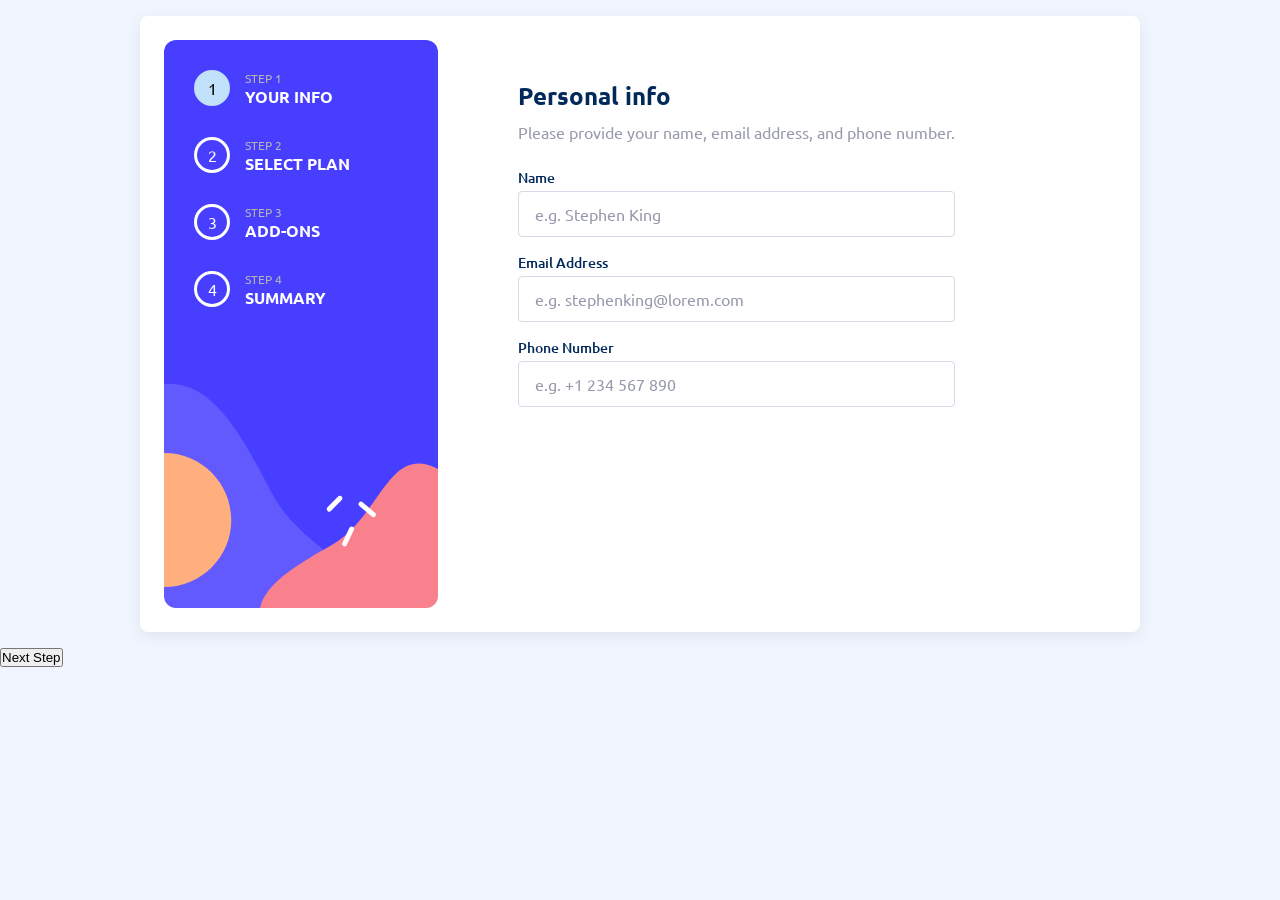
<file: index.html>
<!DOCTYPE html>
<html lang="en">

<head>
  <meta charset="UTF-8">
  <meta name="viewport" content="width=device-width, initial-scale=1.0"> <!-- displays site properly based on user's device -->

  <link rel="icon" type="image/png" sizes="32x32" href="./assets/images/favicon-32x32.png">
  <link rel="stylesheet" href="./styles/style.css">
  
  <title>Multi-step form</title>
</head>

<body>

  <header>
    <div class="header">

    </div>
  </header>

  <main>
    <div class="main">

    </div>
  </main>
  
  <footer>
    <div class="footer">
      
    </div>
  </footer>
  
  <script type="module" src="./scripts/app.js"></script>
</body>
</html>
</file>
<file: styles/style.css>
/* GLOBAL STYLES */
*,
*::before,
*::after {
  box-sizing: border-box;
  margin: 0;
  padding: 0;
}

@font-face {
  font-family: 'Ubuntu';
  src: url('../assets/fonts/Ubuntu-Regular.ttf') format('truetype'); /*.ttf file*/
  font-weight: 400;
  font-style: normal;
}

@font-face {
  font-family: 'Ubuntu';
  src: url('../assets/fonts/Ubuntu-Medium.ttf') format('truetype');
  font-weight: 500;
  font-style: normal;
}

@font-face {
  font-family: 'Ubuntu';
  src: url('../assets/fonts/Ubuntu-Bold.ttf') format('truetype');
  font-weight: 700;
  font-style: normal;
}

:root {
  --blue-950: hsl(213, 96%, 18%);
  --purple-600: hsl(243, 100%, 62%);
  --blue-300: hsl(228, 100%, 84%);
  --blue-200: hsl(206, 94%, 87%);
  --red-500: hsl(354, 84%, 57%);
  --grey-500: hsl(231, 11%, 63%);
  --purple-200: hsl(229, 24%, 87%);
  --blue-100: hsl(218, 100%, 97%);
  --blue-50: hsl(231, 100%, 99%);
  --white: hsl(0, 100%, 100%);
}

body {
  font-family: 'Ubuntu', sans-serif;
  background-color: var(--blue-100);
}

.main {
  position: relative; /*anchor for future absolutely-positioned children*/
}

/* NIKITA */

.card {
  background: var(--white);
  border-radius: 0.5rem;
  padding: 1.5rem;
  margin: 1rem;
  box-shadow: 0 4px 16px rgba(0, 0, 0, 0.08);
}

.card h1 {
  font-size: 1.5rem;
  font-weight: 700;
  color: var(--blue-950);
  margin-bottom: 0.5rem;
}

.card .subtitle {
  font-size: 1rem;
  color: var(--grey-500);
  margin-bottom: 1.5rem;
  line-height: 1.5;
}

.form-group {
  margin-bottom: 1rem;
}

.label-row {
  display: flex;
  justify-content: space-between;
  align-items: center;
  margin-bottom: 0.25rem;
}

label {
  font-size: 0.875rem;
  font-weight: 500;
  color: var(--blue-950);
}

.error-msg {
  font-size: 0.75rem;
  font-weight: 700;
  color: var(--red-500);
}

input {
  width: 100%;
  border: 1px solid var(--purple-200);
  border-radius: 0.25rem;
  padding: 0.75rem 1rem;
  font-size: 1rem;
  color: var(--blue-950);
  font-family: 'Ubuntu', sans-serif;
}

input::placeholder {
  color: var(--grey-500);
}

input:focus {
  border-color: var(--purple-600);
  outline: none;
}

input.input-error {
  border-color: var(--red-500);
}

/* VOVA Mobile*/
@media only screen and (max-width: 879px) {
  div.header {
    display: flex;
    height: 172px;
    justify-content: center;
    text-align: center;
    align-items: center;
    background-image: url("../assets/images/bg-sidebar-mobile.svg");
    background-position: center;
    background-repeat: no-repeat;
    background-size: cover;
  }
  div.header > * {
    transform: translateY(-36px);
  }

  .step-num {
    display: flex;
    margin: 8px;
    height: 36px;
    width: 36px;
    color: white;
    border-style: solid;
    border-color: white;
    border-radius: 18px;
    justify-content: center;
    text-align: center;
    align-items: center;
  }
  .step-num.active {
    color: black;
    border-style: none;
    background-color: rgb(194, 226, 251);
  }

  .card {
    margin-top: -70px;
    display: flex;
    flex-direction: column;
    align-items: center;
  }
  .plan-placeholder {
    display: flex;
    flex-direction: column;
    align-items: center;
  }
  .plan {
    display: grid;
    margin-bottom: 12px;
    height: 100px;
    width: 100%;
    max-width: 500px;
    border-style: solid;
    border-radius: 8px;
    border-color: gray;
  }
  .plan:has(input[type="radio"]:checked) {
    border-color: rgb(83, 78, 151);
    background-color: rgb(235, 236, 241);
  }
  input[type="radio"] {
    position: absolute;
    opacity: 0;
  }
  .plan label {
    display: flex;
    align-items: center;
    height: 100%;
    gap: 16px;
    padding: 16px;
    cursor: pointer;
  }
  .plan-text {
    display: flex;
    flex-direction: column;
    gap: 4px;
  }
  .plan-text-name {
    font-size: 18px;
  }
  .plan-text-price {
    color: #9699aa;
  }

  .switch-place {
    display: flex;
    justify-content: center;
    text-align: center;
    align-items: center;
    width: 100%;
    max-width: 500px;
    gap: 24px;
    margin-top: 25px;
    height: 60px;
    border-radius: 8px;
    background-color: rgb(235, 236, 241);
  }
  .switch {
    position: relative;
    width: 48px;
    height: 24px;
  }
  .slider {
    position: absolute;
    inset: 0;
    border-radius: 24px;
    background-color: #032b70;
    cursor: pointer;
  }
  .slider::before {
    content: "";
    position: absolute;
    height: 16px;
    width: 16px;
    left: 4px;
    top: 4px;
    background-color: white;
    border-radius: 8px;
  }
  input:checked + .slider::before {
    transform: translateX(24px);
  }
  .active-text {
    color: #032b70;
    font-weight: 700;
  }
  .inactive-text {
    color: #9699aa;
    font-weight: 700;
  }

  .aside {
    display: none;
  }
}

/* VOVA Desktop*/
@media only screen and (min-width: 880px) {
  .main {
    display: flex;
    justify-content: center;
  }
  .card {
    display: flex;
    flex-direction: row;
    width: 1000px;
  }

  .step-num {
    display: flex;
    height: 36px;
    width: 36px;
    color: white;
    border-style: solid;
    border-color: white;
    border-radius: 18px;
    justify-content: center;
    text-align: center;
    align-items: center;
  }
  .step-num.active {
    color: black;
    border-style: none;
    background-color: rgb(194, 226, 251);
  }

  .aside {
    display: flex;
    flex-direction: column;
    width: 274px;
    height: 568px;
    border-radius: 12px;
    background-image: url("../assets/images/bg-sidebar-desktop.svg");
    background-repeat: no-repeat;
    margin-right: 80px;
  }
  .steps-desktop {
    display: flex;
    margin-top: 30px;
    margin-left: 30px;
  }
  .step-text {
    margin-left: 15px;
    color: rgb(181, 181, 181);
  }
  .step-text-2 {
    font-size: 12px;
  }
  .step-text b {
    color: white;
  }

  .bside {
    display: flex;
    flex-direction: column;
    margin-top: 40px;
  }
  .plan-placeholder {
    display: flex;
    flex-direction: row;
    gap: 16px;
  }
  .plan {
    display: grid;
    margin-bottom: 12px;
    height: 190px;
    min-width: 160px;
    border: 2px;
    border-style: solid;
    border-radius: 12px;
    border-color: gray;
  }
  input[type="radio"] {
    position: absolute;
    opacity: 0;
  }
  .plan:hover {
    border-color: rgb(55, 41, 255);
    cursor: pointer;
  }
  .plan:has(input[type="radio"]:checked) {
    border-color: rgb(55, 41, 255);
    background-color: rgb(235, 236, 241);
  }
  .plan label {
    display: flex;
    flex-direction: column;
    justify-content: center;
    gap: 66px;
    padding: 16px;
    cursor: pointer;
  }
  .plan-text {
    display: flex;
    flex-direction: column;
    gap: 4px;
  }
  .plan-text-name {
    font-size: 18px;
  }
  .plan-text-price {
    color: #9699aa;
  }

  .switch-place {
    display: flex;
    justify-content: center;
    text-align: center;
    align-items: center;
    gap: 24px;
    margin-top: 25px;
    height: 60px;
    border-radius: 8px;
    background-color: rgb(235, 236, 241);
  }
  .switch {
    position: relative;
    width: 48px;
    height: 24px;
  }
  .slider {
    position: absolute;
    inset: 0;
    border-radius: 24px;
    background-color: #032b70;
    cursor: pointer;
  }
  .slider::before {
    content: "";
    position: absolute;
    height: 16px;
    width: 16px;
    left: 4px;
    top: 4px;
    background-color: white;
    border-radius: 8px;
  }
  input:checked + .slider::before {
    transform: translateX(24px);
  }

  .active-text {
    color: #032b70;
    font-weight: 700;
  }
  .inactive-text {
    color: #9699aa;
    font-weight: 700;
  }
}

/* IIDA */

/* -----------
  Header style 
  ------------ */ 
  
  @media only screen and (max-width: 879px) {
    div.header .step-text {
      display: none;
    }

    div.header .steps {
      display: flex;
      flex-direction: row;
    }
  }



  @media only screen and (max-width: 2560px) and (min-width: 879px) {
    div.header .step-num {
      display: none;
    } 
  }

/* Footer style */


/* MYRSKY */

.infobox {
  background-color: hsl(218, 100%, 97%);
}
</file>
